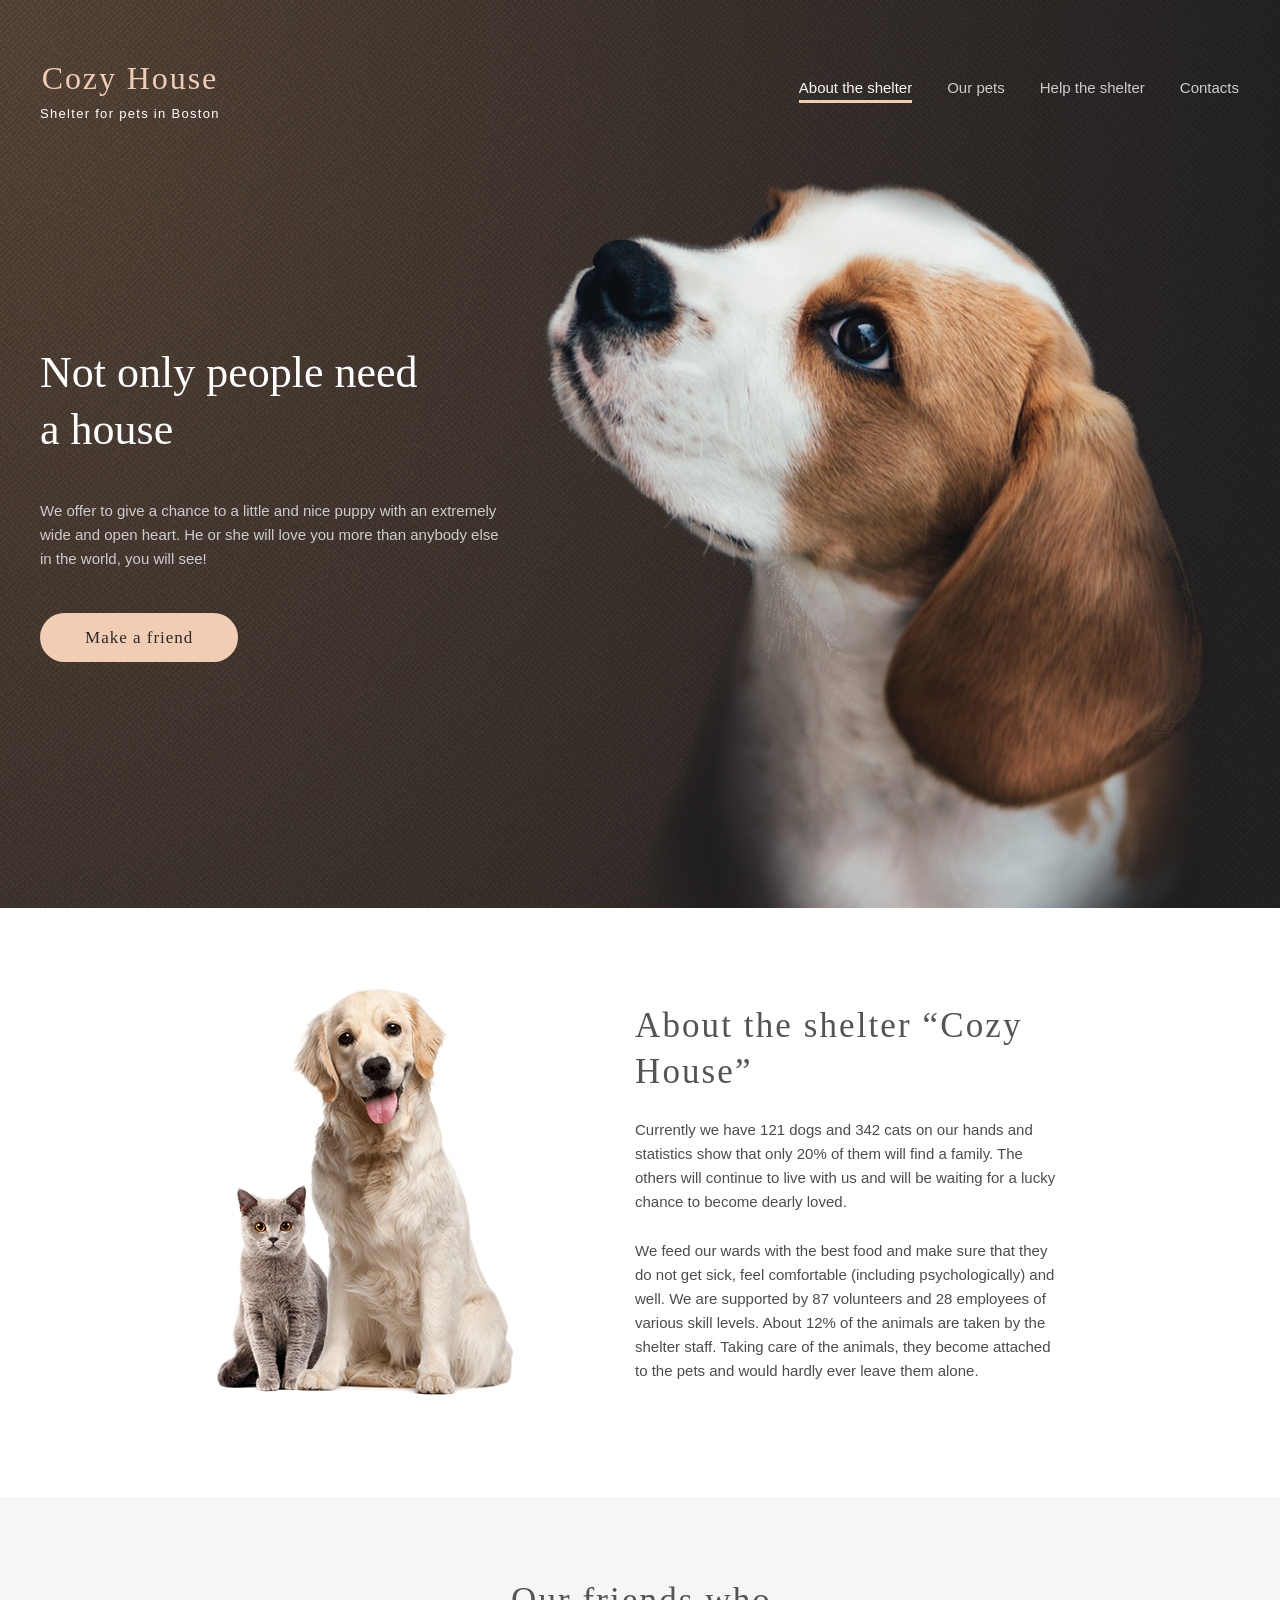
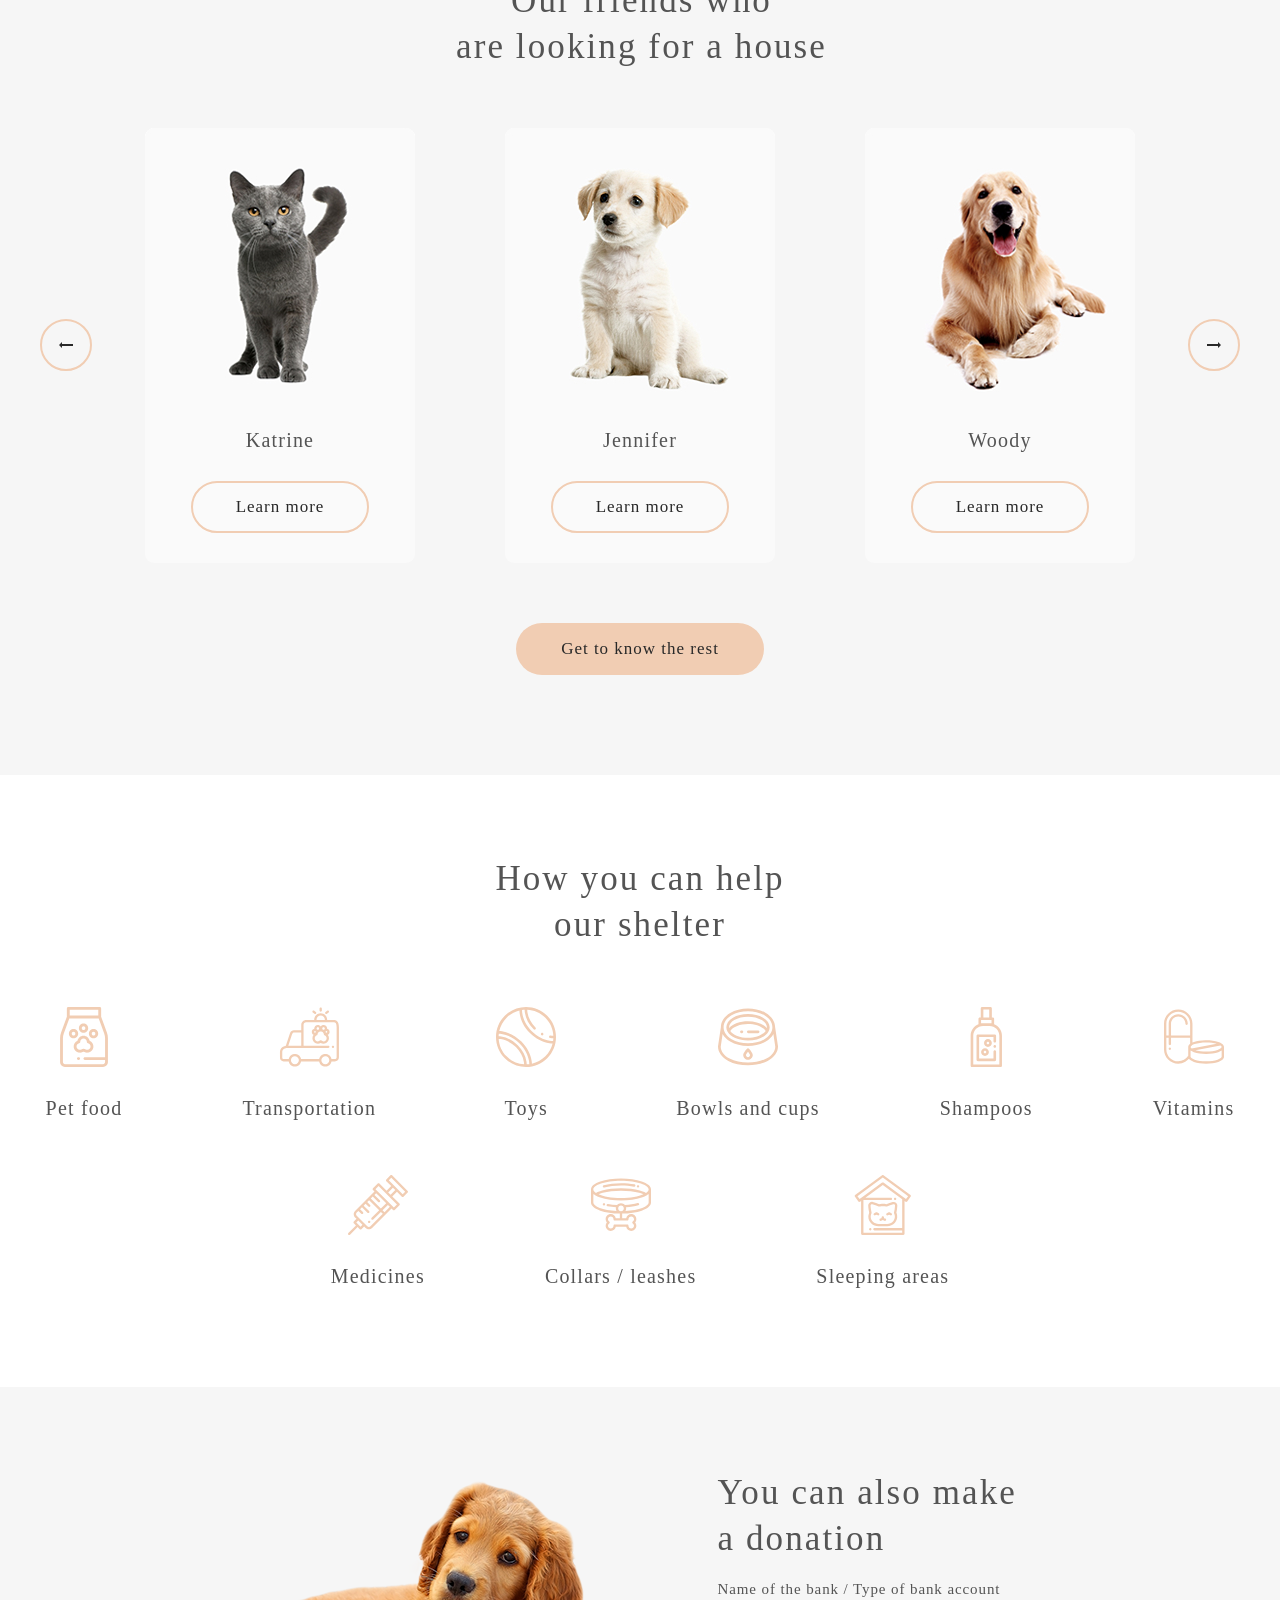
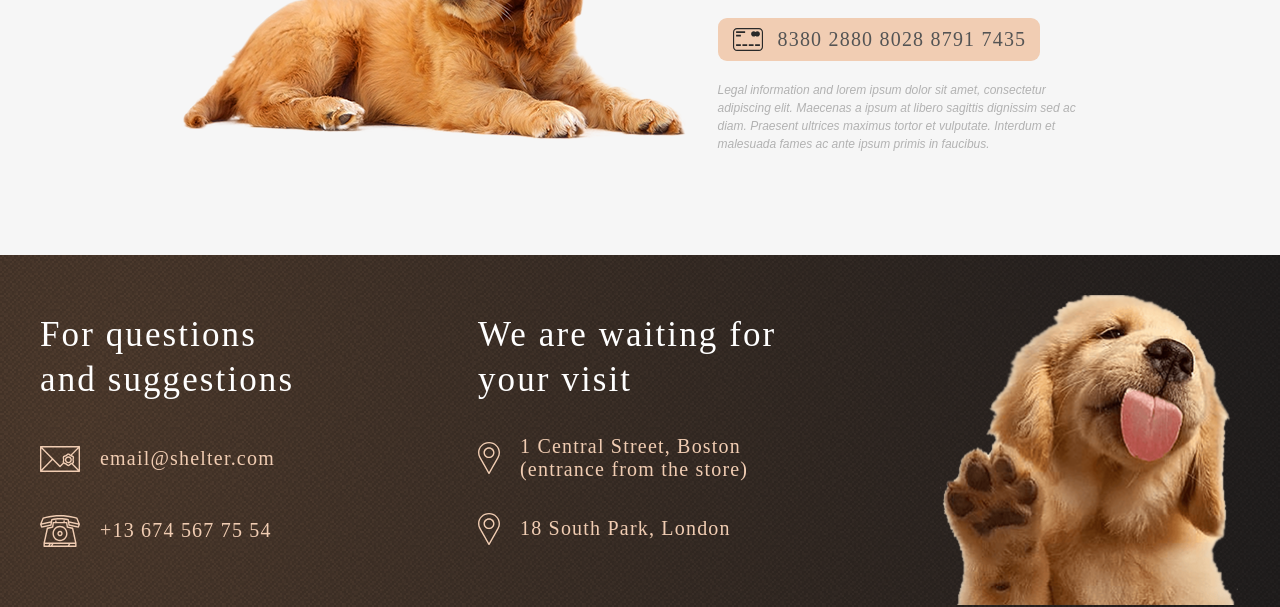
<file: pages/main/main.html>
<!DOCTYPE html>
<html lang="en">

<head>
  <meta charset="UTF-8" />
  <meta name="viewport" content="width=device-width, initial-scale=1.0" />
  <title>Shelter</title>
  <link rel="stylesheet" href="main.css" />
</head>

<body>
  <header class="header">
    <div class="wrapper">
      <div class="shadow"></div>
      <nav class="header__nav">
        <a href="#" class="header__logo">
          <h1 class="header__logo-title">Cozy House</h1>
          <span class="header__logo-subtitle">Shelter for pets in Boston</span>
        </a>
        <div class="burger">
          <img src="../../assets/img/Burger.svg" alt="burger menu">
        </div>
        <ul class="header__nav-list">
          <li class="header__nav-item link-active">
            <a href ="#" class="header__nav-item__link active-link ">About the shelter</a>
          </li>
          <li class="header__nav-item">
            <a href ="../pets/pets.html" class="header__nav-item__link">Our pets</a>
          </li>
          <li class="header__nav-item">
            <a href="javascript:void(0);" class="header__nav-item__link">Help the shelter</a>
          </li>
          <li class="header__nav-item">
            <a href="javascript:void(0);" class="header__nav-item__link">Contacts</a>
          </li>
        </ul>
      </nav>
    </div>
  </header>
  <main>
    <section class="start-screen">
      <div class="wrapper flex-center">
        <div class="start-screen__content">
          <h2 class="start-screen__content-title">
            Not only people need a house
          </h2>
          <p class="start-screen__content-text">
            We offer to give a chance to a little and nice puppy with an
            extremely wide and open heart. He or she will love you more than
            anybody else in the world, you will see!
          </p>
          <a href ="../pets/pets.html" class="start-screen__content-button button">
            Make a friend
          </a>
        </div>
        <div class="start-screen__img">
          <img src="../../assets/img/start-screen-puppy.png" alt="puppy" />
        </div>
      </div>
    </section>
    <section class="about">
      <div class="wrapper flex-center">
        <picture class="about__img">
          <img src="../../assets/img/about-pets.jpg" alt="cat and dog">
        </picture>
        <div class="about__content">
          <h3 class="about__content-title">About the shelter “Cozy House”</h3>
          <p class="about__content-text">
            Currently we have 121 dogs and 342 cats on our hands and statistics
            show that only 20% of them will find a family. The others will
            continue to live with us and will be waiting for a lucky chance to
            become dearly loved.
          </p>
          <p class="about__content-text">
            We feed our wards with the best food and make sure that they do not
            get sick, feel comfortable (including psychologically) and well. We
            are supported by 87 volunteers and 28 employees of various skill
            levels. About 12% of the animals are taken by the shelter staff.
            Taking care of the animals, they become attached to the pets and
            would hardly ever leave them alone.
          </p>
        </div>
      </div>
    </section>
    <section class="pets">
      <div class="wrapper flex-center">
        <h3 class="pets__title">Our friends who</br> are looking for a house</h3>
        <div class="swiper-container">
          <div class="swiper-wrapper pets__catalog">
            
            <a class="swiper-slide pets__catalog-card">
              <picture class="card-head">
                <img src="../../assets/img/pets-katrine.jpg" alt="cat katrine" />
              </picture>
              <h4 class="card-name">Katrine</h4>
              <button class="card-button button">Learn more</button>
            </a>
            <a class="swiper-slide pets__catalog-card">
              <picture class="card-head">
                <img src="../../assets/img/pets-jennifer.jpg" alt="dog jennifer" />
              </picture>
              <h4 class="card-name">Jennifer</h4>
              <button class="card-button button">Learn more</button>
            </a>
            <a class="swiper-slide pets__catalog-card">
              <picture class="card-head">
                <img src="../../assets/img/pets-woody.jpg" alt="dog woody" />
              </picture>
              <h4 class="card-name">Woody</h4>
              <button class="card-button button">Learn more</button>
            </a>            
            <a class="swiper-slide pets__catalog-card">
              <picture class="card-head">
                <img src="../../assets/img/pets-timmy.jpg" alt="cat Timmy" />
              </picture>
              <h4 class="card-name">Timmy</h4>
              <button class="card-button button">Learn more</button>
            </a>           
            <a class="swiper-slide pets__catalog-card">
              <picture class="card-head">
                <img src="../../assets/img/pets-charly.jpg" alt="dog Charly" />
              </picture>
              <h4 class="card-name">Charly</h4>
              <button class="card-button button">Learn more</button>
            </a>        
            <a class="swiper-slide pets__catalog-card">
              <picture class="card-head">
                <img src="../../assets/img/pets-scarlet.jpg" alt="dog Scarlett" />
              </picture>
              <h4 class="card-name">Scarlett</h4>
              <button class="card-button button">Learn more</button>
            </a>           
            <a class="swiper-slide pets__catalog-card">
              <picture class="card-head">
                <img src="../../assets/img/pets-sophia.jpg" alt="dog Sophia" />
              </picture>
              <h4 class="card-name">Sophia</h4>
              <button class="card-button button">Learn more</button>
            </a>            
            <a class="swiper-slide pets__catalog-card">
              <picture class="card-head">
                <img src="../../assets/img/pets-freddie.jpg" alt="cat freddie" />
              </picture>
              <h4 class="card-name">Freddie</h4>
              <button class="card-button button">Learn more</button>
            </a>          
          </div>         
        </div>
        <picture class="swiper-button-prev pets__catalog-nav-left"><img src="../../assets/img/Arrow.svg" alt="nav-left"></picture>
        <picture class="swiper-button-next pets__catalog-nav-right"><img src="../../assets/img/Arrow.svg" alt="nav-right"></picture>
        <a href = "../pets/pets.html" class="pets__button button">Get to know the rest</a>
      </div>
    </section>
    <section class="help">
      <div class="wrapper flex-center">
        <h3 class="help__title">How you can help
          our shelter</h3>
        <ul class="help__list">
          <li class="help__list-item">
            <img src="../../assets/img/PetFood.svg" alt="pet food">
            <h4>Pet food</h4>
          </li>
          <li class="help__list-item">
            <img src="../../assets/img/transportation.svg" alt="transportation">
            <h4>Transportation</h4>
          </li>
          <li class="help__list-item">
            <img src="../../assets/img/toys.svg" alt="toys">
            <h4>Toys</h4>
          </li>
          <li class="help__list-item">
            <img src="../../assets/img/bowls-and-cups.svg" alt="bowl and cup">
            <h4>Bowls and cups</h4>
          </li>
          <li class="help__list-item">
            <img src="../../assets/img/shampoos.svg" alt="Shampoos">
            <h4>Shampoos</h4>
          </li>
          <li class="help__list-item">
            <img src="../../assets/img/vitamins.svg" alt="Vitamins">
            <h4>Vitamins</h4>
          </li>
          <li class="help__list-item">
            <img src="../../assets/img/medicines.svg" alt="medicines">
            <h4>Medicines</h4>
          </li>
          <li class="help__list-item">
            <img src="../../assets/img/collars-or-leashes.svg" alt="collars-or-leashes">
            <h4>Collars / leashes</h4>
          </li>
          <li class="help__list-item">
            <img src="../../assets/img/sleeping-area.svg" alt="sleeping-area">
            <h4>Sleeping areas</h4>
          </li>
        </ul>
      </div>
    </section>
    <section class="donation">
      <div class="wrapper flex-center">
        <picture class="donation__img"><img src="../../assets/img/donation-dog.png" alt="dog"></picture>
        <div class="donation__form">
          <h3 class="donation__form-title">You can also make a donation</h3>
          <h5 class="donation__form-subtitle">Name of the bank / Type of bank account</h5>
          <a class="donation__form-link" href="#"><img src="../../assets/img/credit-card.svg" alt="creditCard">
            <h4>8380 2880 8028 8791 7435</h4>
          </a>
          <p class="donation__form-info">Legal information and lorem ipsum dolor sit amet, consectetur adipiscing elit.
            Maecenas a ipsum at libero sagittis dignissim sed ac diam. Praesent ultrices maximus tortor et vulputate.
            Interdum et malesuada fames ac ante ipsum primis in faucibus.</p>
        </div>
      </div>
    </section>
  </main>
  <footer class="footer">
    <div class="wrapper">
      <div class="footer__contacts">
        <h3 class="footer__contacts-title">For questions and suggestions</h3>
        <a class="footer__contacts-mail" href="mailto:email@shelter.com">
          <h4><img src="../../assets/img/icon-email.svg" alt="email">email@shelter.com</h4>
        </a>
        <a class="footer__contacts-phone" href="tel:+13 674 567 75 54">
          <h4><img src="../../assets/img/icon-phone.svg" alt="icon-phone">+13 674 567 75 54
          </h4>
        </a>
      </div>
      <div class="footer__location">
        <h3 class="footer__location-title">We are waiting for your visit</h3>
        <a href="https://goo.gl/maps/HBSuHesotCJ2DB9Q8" target="_blank" rel="noopener noreferrer"
          class="footer__location-boston">
          <h4><img src="../../assets/img/icon-marker.svg" alt="marker">1 Central Street,
            Boston (entrance from the store)</h4>
        </a>
        <a href="https://goo.gl/maps/jffz6jQBsxopepm39" target="_blank" rel="noopener noreferrer"
          class="footer__location-london">
          <h4><img src="../../assets/img/icon-marker.svg" alt="marker">18 South Park,
            London </h4>
        </a>
      </div>
      <picture class="footer__img"><img src="../../assets/img/footer-puppy.png" alt="Puppy" class="footer__img">
      </picture>
    </div>
  </footer>
  <div class="popup">
    <div class="popup__wrapper">
      <div class="popup__close-button">
        <img src="../../assets/img/cross.svg" alt="cross">
      </div>
      <div class="popup__window">
      </div>
    </div>
  </div>
  <script src="./js/swiper-bundle.min.js"></script>
  <script src="./js/script.js"></script>
</body>

</html>
</file>
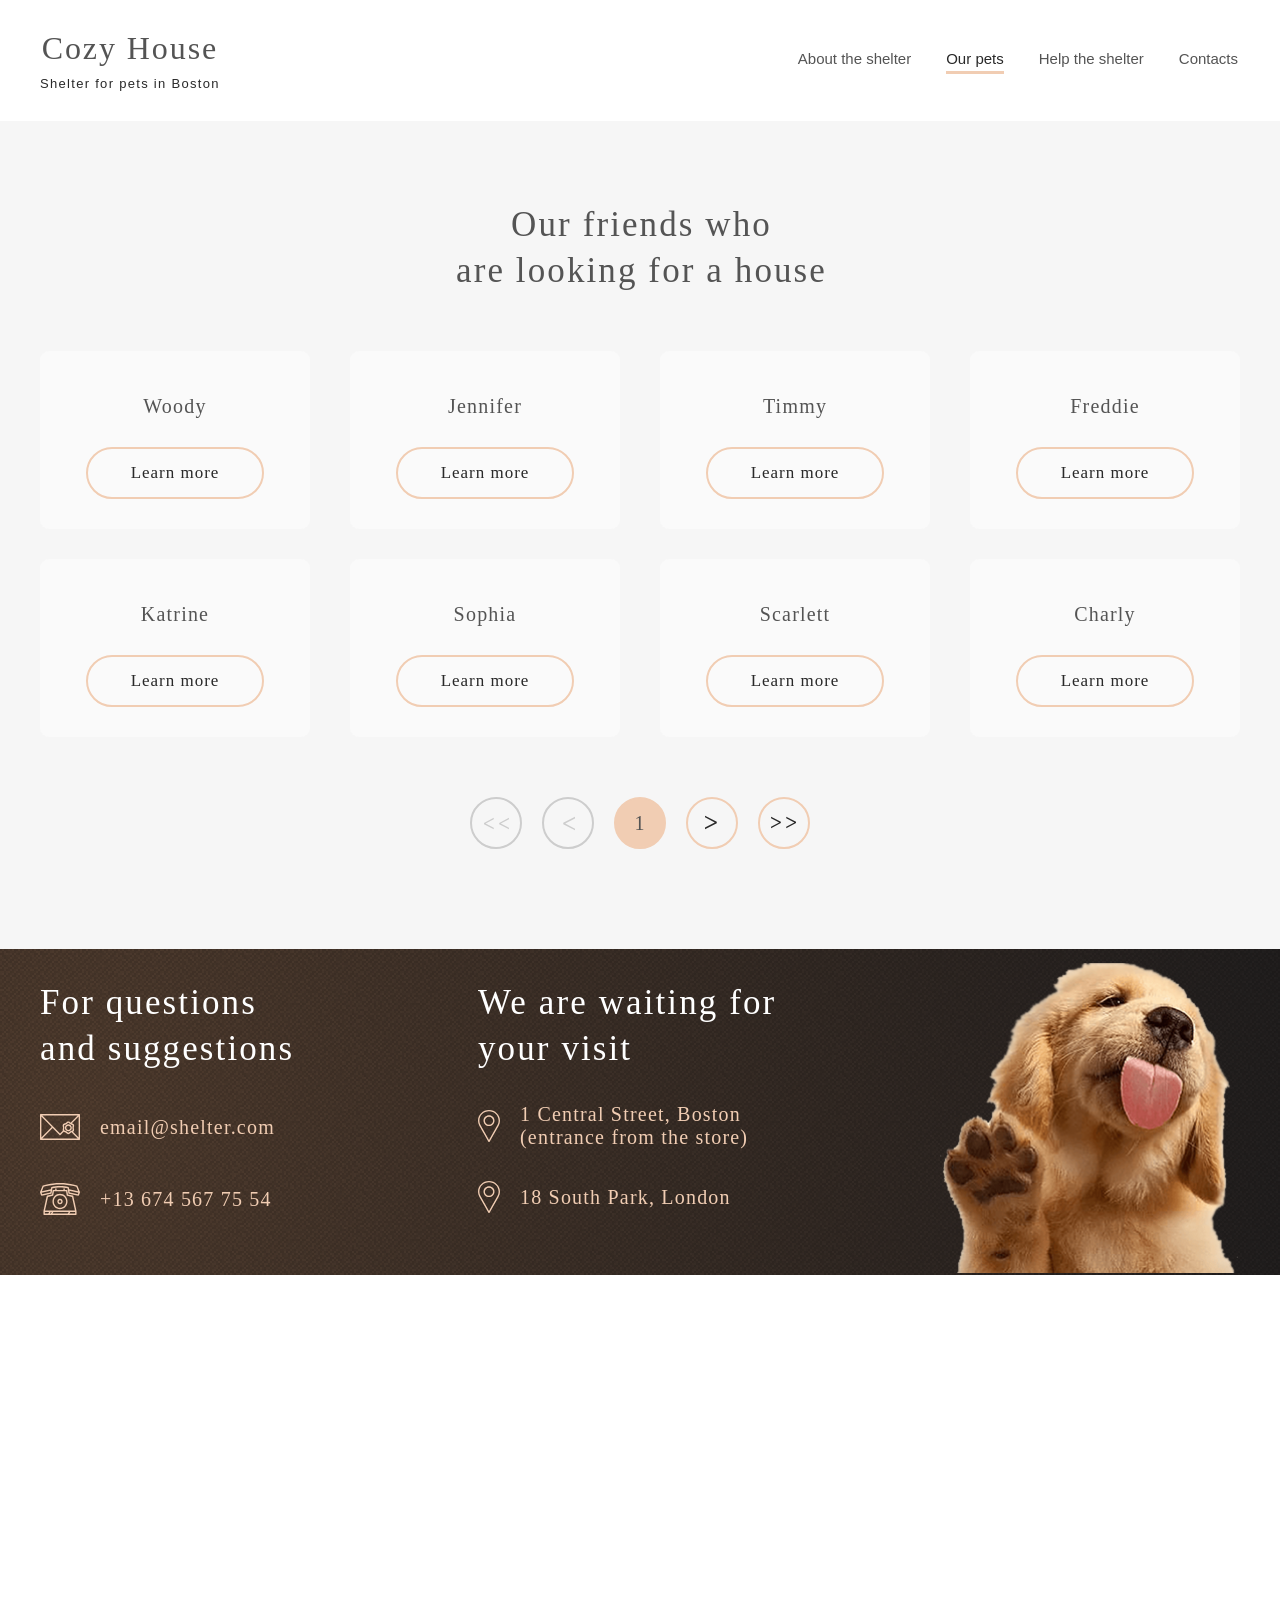
<file: pages/pets/pets.html>
<!DOCTYPE html>
<html lang="en">

<head>
  <meta charset="UTF-8">
  <meta name="viewport" content="width=device-width, initial-scale=1.0">
  <title>Pets</title>
  <link rel="stylesheet" href="../main/main.css">
  <link rel="stylesheet" href="pets.css">
</head>

<body>
  <header class="header">
    <div class="wrapper">
      <div class="shadow"></div>
      <nav class="header__nav">
        <a href="../main/main.html" class="header__logo">
          <h1 class="header__logo-title">Cozy House</h1>
          <span class="header__logo-subtitle">Shelter for pets in Boston</span>
        </a>
        <div class="burger">
          <img src="../../assets/img/Burger.svg" alt="burger menu">
        </div>
        <ul class="header__nav-list">
          <li class="header__nav-item ">
            <a href="../main/main.html" class="header__nav-item__link  ">About the shelter</a>
          </li>
          <li class="header__nav-item link-active">
            <a href="../pets/pets.html" class="header__nav-item__link active-link">Our pets</a>
          </li>
          <li class="header__nav-item">
            <a href="javascript:void(0);" class="header__nav-item__link">Help the shelter</a>
          </li>
          <li class="header__nav-item">
            <a href="javascript:void(0);" class="header__nav-item__link">Contacts</a>
          </li>
        </ul>
      </nav>
    </div>
  </header>
  <main>
    <section class="pets">
      <div class="wrapper flex-center">
        <h3 class="pets__title">Our friends who</br> are looking for a house</h3>
        <div class="pets__catalog">
        </div>
        <div class="pets__nav">
          <button class="pets__nav-paginator pets__nav-paginator--first nav-disabled" disabled="disabled"><svg width="27" height="23"
              viewBox="0 0 25 11" fill="none" xmlns="http://www.w3.org/2000/svg">
              <path
                d="M9.94687 10.7852L0.913671 6.08789V4.98438L9.94687 0.287109V1.625L2.43711 5.53125L9.94687 9.44727V10.7852ZM24.018 10.7852L14.9848 6.08789V4.98438L24.018 0.287109V1.625L16.5082 5.53125L24.018 9.44727V10.7852Z"
                 />
            </svg></button>
          <button class="pets__nav-paginator pets__nav-paginator--prev nav-disabled" disabled="disabled"><svg width="13" height="23"
              viewBox="0 0 10 11" fill="none" xmlns="http://www.w3.org/2000/svg">
              <path
                d="M9.98242 10.7852L0.949219 6.08789V4.98438L9.98242 0.287109V1.625L2.47266 5.53125L9.98242 9.44727V10.7852Z"
                 />
            </svg></button>
          <div class="pets__nav-paginator nav-page">
            <h4 class="pets__nav-paginator--current">1</h4>
          </div>
          <button class="pets__nav-paginator pets__nav-paginator--next"><svg width="13" height="23" viewBox="0 0 10 11" fill="none"
              xmlns="http://www.w3.org/2000/svg">
              <path
                d="M9.98242 10.7852L0.949219 6.08789V4.98438L9.98242 0.287109V1.625L2.47266 5.53125L9.98242 9.44727V10.7852Z"
                 />
            </svg></button>
          <button class="pets__nav-paginator pets__nav-paginator--last"><svg width="27" height="23" viewBox="0 0 25 11" fill="none"
              xmlns="http://www.w3.org/2000/svg">
              <path
                d="M9.94687 10.7852L0.913671 6.08789V4.98438L9.94687 0.287109V1.625L2.43711 5.53125L9.94687 9.44727V10.7852ZM24.018 10.7852L14.9848 6.08789V4.98438L24.018 0.287109V1.625L16.5082 5.53125L24.018 9.44727V10.7852Z"
                 />
            </svg> </button>
        </div>
        <!-- div pets__nav -->
      </div>
    </section>
  </main>
  <footer class="footer">
    <div class="wrapper">
      <div class="footer__contacts">
        <h3 class="footer__contacts-title">For questions and suggestions</h3>
        <a class="footer__contacts-mail" href="mailto:email@shelter.com">
          <h4><img src="../../assets/img/icon-email.svg" alt="email">email@shelter.com</h4>
        </a>
        <a class="footer__contacts-phone" href="tel:+13 674 567 75 54">
          <h4><img src="../../assets/img/icon-phone.svg" alt="icon-phone">+13 674 567 75 54
          </h4>
        </a>
      </div>
      <div class="footer__location">
        <h3 class="footer__location-title">We are waiting for your visit</h3>
        <a href="https://goo.gl/maps/HBSuHesotCJ2DB9Q8" target="_blank" rel="noopener noreferrer"
          class="footer__location-boston">
          <h4><img src="../../assets/img/icon-marker.svg" alt="marker">1 Central Street,
            Boston (entrance from the store)</h4>
        </a>
        <a href="https://goo.gl/maps/jffz6jQBsxopepm39" target="_blank" rel="noopener noreferrer"
          class="footer__location-london">
          <h4><img src="../../assets/img/icon-marker.svg" alt="marker">18 South Park,
            London </h4>
        </a>
      </div>
      <picture class="footer__img"><img src="../../assets/img/footer-puppy.png" alt="Puppy" class="footer__img">
      </picture>
    </div>
  </footer>
  <div class="popup">
    <div class="popup__wrapper">
      <div class="popup__close-button">
        <img src="../../assets/img/cross.svg" alt="cross">
      </div>
      <div class="popup__window">
       
      </div>
    </div>
  </div>
  <script src="../main/js/swiper-bundle.min.js"></script>
  <script src="../main/js/script.js"></script>
  <script src="../pets/js/pets.js"></script>
  
</body>

</html>
</file>
<file: pages/main/main.css>
@keyframes left {
  from {
    left: 0;
  }
  to {
    left: -36rem;
  }
}
@keyframes right {
  from {
    left: -36rem;
  }
  to {
    left: 0;
  }
}
@keyframes width {
  from {
    width: 0;
  }
  to {
    width: 320px;
  }
}
html,
body,
div,
span,
applet,
object,
iframe,
h1,
h2,
h3,
h4,
h5,
h6,
p,
blockquote,
pre,
a,
abbr,
acronym,
address,
big,
cite,
code,
del,
dfn,
em,
img,
ins,
kbd,
q,
s,
samp,
small,
strike,
strong,
sub,
sup,
tt,
var,
b,
u,
i,
center,
dl,
dt,
dd,
ol,
ul,
li,
fieldset,
form,
label,
legend,
table,
caption,
tbody,
tfoot,
thead,
tr,
th,
td,
article,
aside,
canvas,
details,
embed,
figure,
figcaption,
footer,
header,
hgroup,
menu,
nav,
output,
ruby,
section,
summary,
time,
mark,
audio,
video {
  margin: 0;
  padding: 0;
  border: 0;
  font-size: 100%;
  font: inherit;
  vertical-align: baseline;
}

/* HTML5 display-role reset for older browsers */
article,
aside,
details,
figcaption,
figure,
footer,
header,
hgroup,
menu,
nav,
section {
  display: block;
}

body {
  line-height: 1;
}

ol,
ul {
  list-style: none;
}

blockquote,
q {
  quotes: none;
}

blockquote:before, blockquote:after {
  content: "";
  content: none;
}

q:before, q:after {
  content: "";
  content: none;
}

table {
  border-collapse: collapse;
  border-spacing: 0;
}

a {
  text-decoration: none;
}

/**
 * Swiper 6.3.4
 * Most modern mobile touch slider and framework with hardware accelerated transitions
 * https://swiperjs.com
 *
 * Copyright 2014-2020 Vladimir Kharlampidi
 *
 * Released under the MIT License
 *
 * Released on: October 20, 2020
 */
@font-face {
  font-family: swiper-icons;
  src: url("data:application/font-woff;charset=utf-8;base64, [base64]//wADZ2x5ZgAAAywAAADMAAAD2MHtryVoZWFkAAABbAAAADAAAAA2E2+eoWhoZWEAAAGcAAAAHwAAACQC9gDzaG10eAAAAigAAAAZAAAArgJkABFsb2NhAAAC0AAAAFoAAABaFQAUGG1heHAAAAG8AAAAHwAAACAAcABAbmFtZQAAA/gAAAE5AAACXvFdBwlwb3N0AAAFNAAAAGIAAACE5s74hXjaY2BkYGAAYpf5Hu/j+W2+MnAzMYDAzaX6QjD6/4//Bxj5GA8AuRwMYGkAPywL13jaY2BkYGA88P8Agx4j+/8fQDYfA1AEBWgDAIB2BOoAeNpjYGRgYNBh4GdgYgABEMnIABJzYNADCQAACWgAsQB42mNgYfzCOIGBlYGB0YcxjYGBwR1Kf2WQZGhhYGBiYGVmgAFGBiQQkOaawtDAoMBQxXjg/wEGPcYDDA4wNUA2CCgwsAAAO4EL6gAAeNpj2M0gyAACqxgGNWBkZ2D4/wMA+xkDdgAAAHjaY2BgYGaAYBkGRgYQiAHyGMF8FgYHIM3DwMHABGQrMOgyWDLEM1T9/w8UBfEMgLzE////P/5//f/V/xv+r4eaAAeMbAxwIUYmIMHEgKYAYjUcsDAwsLKxc3BycfPw8jEQA/[base64]/uznmfPFBNODM2K7MTQ45YEAZqGP81AmGGcF3iPqOop0r1SPTaTbVkfUe4HXj97wYE+yNwWYxwWu4v1ugWHgo3S1XdZEVqWM7ET0cfnLGxWfkgR42o2PvWrDMBSFj/IHLaF0zKjRgdiVMwScNRAoWUoH78Y2icB/yIY09An6AH2Bdu/UB+yxopYshQiEvnvu0dURgDt8QeC8PDw7Fpji3fEA4z/PEJ6YOB5hKh4dj3EvXhxPqH/SKUY3rJ7srZ4FZnh1PMAtPhwP6fl2PMJMPDgeQ4rY8YT6Gzao0eAEA409DuggmTnFnOcSCiEiLMgxCiTI6Cq5DZUd3Qmp10vO0LaLTd2cjN4fOumlc7lUYbSQcZFkutRG7g6JKZKy0RmdLY680CDnEJ+UMkpFFe1RN7nxdVpXrC4aTtnaurOnYercZg2YVmLN/d/gczfEimrE/fs/bOuq29Zmn8tloORaXgZgGa78yO9/cnXm2BpaGvq25Dv9S4E9+5SIc9PqupJKhYFSSl47+Qcr1mYNAAAAeNptw0cKwkAAAMDZJA8Q7OUJvkLsPfZ6zFVERPy8qHh2YER+3i/BP83vIBLLySsoKimrqKqpa2hp6+jq6RsYGhmbmJqZSy0sraxtbO3sHRydnEMU4uR6yx7JJXveP7WrDycAAAAAAAH//wACeNpjYGRgYOABYhkgZgJCZgZNBkYGLQZtIJsFLMYAAAw3ALgAeNolizEKgDAQBCchRbC2sFER0YD6qVQiBCv/H9ezGI6Z5XBAw8CBK/m5iQQVauVbXLnOrMZv2oLdKFa8Pjuru2hJzGabmOSLzNMzvutpB3N42mNgZGBg4GKQYzBhYMxJLMlj4GBgAYow/P/PAJJhLM6sSoWKfWCAAwDAjgbRAAB42mNgYGBkAIIbCZo5IPrmUn0hGA0AO8EFTQAA") format("woff");
  font-weight: 400;
  font-style: normal;
}
:root {
  --swiper-theme-color: #007aff;
}

.swiper-container {
  margin-left: auto;
  margin-right: auto;
  position: relative;
  overflow: hidden;
  list-style: none;
  padding: 0;
  z-index: 1;
}

.swiper-container-vertical > .swiper-wrapper {
  flex-direction: column;
}

.swiper-wrapper {
  position: relative;
  width: 100%;
  height: 100%;
  z-index: 1;
  display: flex;
  transition-property: transform;
  box-sizing: content-box;
}

.swiper-container-android .swiper-slide,
.swiper-wrapper {
  transform: translate3d(0px, 0, 0);
}

.swiper-container-multirow > .swiper-wrapper {
  flex-wrap: wrap;
}

.swiper-container-multirow-column > .swiper-wrapper {
  flex-wrap: wrap;
  flex-direction: column;
}

.swiper-container-free-mode > .swiper-wrapper {
  transition-timing-function: ease-out;
  margin: 0 auto;
}

.swiper-slide {
  flex-shrink: 0;
  width: 100%;
  height: 100%;
  position: relative;
  transition-property: transform;
}

.swiper-slide-invisible-blank {
  visibility: hidden;
}

.swiper-container-autoheight,
.swiper-container-autoheight .swiper-slide {
  height: auto;
}

.swiper-container-autoheight .swiper-wrapper {
  align-items: flex-start;
  transition-property: transform, height;
}

.swiper-container-3d {
  perspective: 1200px;
}

.swiper-container-3d .swiper-cube-shadow,
.swiper-container-3d .swiper-slide,
.swiper-container-3d .swiper-slide-shadow-bottom,
.swiper-container-3d .swiper-slide-shadow-left,
.swiper-container-3d .swiper-slide-shadow-right,
.swiper-container-3d .swiper-slide-shadow-top,
.swiper-container-3d .swiper-wrapper {
  transform-style: preserve-3d;
}

.swiper-container-3d .swiper-slide-shadow-bottom,
.swiper-container-3d .swiper-slide-shadow-left,
.swiper-container-3d .swiper-slide-shadow-right,
.swiper-container-3d .swiper-slide-shadow-top {
  position: absolute;
  left: 0;
  top: 0;
  width: 100%;
  height: 100%;
  pointer-events: none;
  z-index: 10;
}

.swiper-container-3d .swiper-slide-shadow-left {
  background-image: linear-gradient(to left, rgba(0, 0, 0, 0.5), rgba(0, 0, 0, 0));
}

.swiper-container-3d .swiper-slide-shadow-right {
  background-image: linear-gradient(to right, rgba(0, 0, 0, 0.5), rgba(0, 0, 0, 0));
}

.swiper-container-3d .swiper-slide-shadow-top {
  background-image: linear-gradient(to top, rgba(0, 0, 0, 0.5), rgba(0, 0, 0, 0));
}

.swiper-container-3d .swiper-slide-shadow-bottom {
  background-image: linear-gradient(to bottom, rgba(0, 0, 0, 0.5), rgba(0, 0, 0, 0));
}

.swiper-container-css-mode > .swiper-wrapper {
  overflow: auto;
  scrollbar-width: none;
  -ms-overflow-style: none;
}

.swiper-container-css-mode > .swiper-wrapper::-webkit-scrollbar {
  display: none;
}

.swiper-container-css-mode > .swiper-wrapper > .swiper-slide {
  scroll-snap-align: start start;
}

.swiper-container-horizontal.swiper-container-css-mode > .swiper-wrapper {
  scroll-snap-type: x mandatory;
}

.swiper-container-vertical.swiper-container-css-mode > .swiper-wrapper {
  scroll-snap-type: y mandatory;
}

:root {
  --swiper-navigation-size: 44px;
}

.swiper-button-next,
.swiper-button-prev {
  position: absolute;
  top: 50%;
  width: calc(var(--swiper-navigation-size) / 44 * 27);
  height: var(--swiper-navigation-size);
  margin-top: calc(-1 * var(--swiper-navigation-size) / 2);
  z-index: 10;
  cursor: pointer;
  display: flex;
  align-items: center;
  justify-content: center;
  color: var(--swiper-navigation-color, var(--swiper-theme-color));
}

.swiper-button-next.swiper-button-disabled,
.swiper-button-prev.swiper-button-disabled {
  opacity: 0.35;
  cursor: auto;
  pointer-events: none;
}

.swiper-button-next:after,
.swiper-button-prev:after {
  font-family: swiper-icons;
  font-size: var(--swiper-navigation-size);
  text-transform: none !important;
  letter-spacing: 0;
  text-transform: none;
  font-variant: initial;
  line-height: 1;
}

.swiper-button-prev,
.swiper-container-rtl .swiper-button-next {
  left: 10px;
  right: auto;
}

.swiper-button-prev:after,
.swiper-container-rtl .swiper-button-next:after {
  content: "prev";
}

.swiper-button-next,
.swiper-container-rtl .swiper-button-prev {
  right: 10px;
  left: auto;
}

.swiper-button-next:after,
.swiper-container-rtl .swiper-button-prev:after {
  content: "next";
}

.swiper-button-next.swiper-button-white,
.swiper-button-prev.swiper-button-white {
  --swiper-navigation-color: #ffffff;
}

.swiper-button-next.swiper-button-black,
.swiper-button-prev.swiper-button-black {
  --swiper-navigation-color: #000000;
}

.swiper-button-lock {
  display: none;
}

.swiper-pagination {
  position: absolute;
  text-align: center;
  transition: 0.3s opacity;
  transform: translate3d(0, 0, 0);
  z-index: 10;
}

.swiper-pagination.swiper-pagination-hidden {
  opacity: 0;
}

.swiper-container-horizontal > .swiper-pagination-bullets,
.swiper-pagination-custom,
.swiper-pagination-fraction {
  bottom: 10px;
  left: 0;
  width: 100%;
}

.swiper-pagination-bullets-dynamic {
  overflow: hidden;
  font-size: 0;
}

.swiper-pagination-bullets-dynamic .swiper-pagination-bullet {
  transform: scale(0.33);
  position: relative;
}

.swiper-pagination-bullets-dynamic .swiper-pagination-bullet-active {
  transform: scale(1);
}

.swiper-pagination-bullets-dynamic .swiper-pagination-bullet-active-main {
  transform: scale(1);
}

.swiper-pagination-bullets-dynamic .swiper-pagination-bullet-active-prev {
  transform: scale(0.66);
}

.swiper-pagination-bullets-dynamic .swiper-pagination-bullet-active-prev-prev {
  transform: scale(0.33);
}

.swiper-pagination-bullets-dynamic .swiper-pagination-bullet-active-next {
  transform: scale(0.66);
}

.swiper-pagination-bullets-dynamic .swiper-pagination-bullet-active-next-next {
  transform: scale(0.33);
}

.swiper-pagination-bullet {
  width: 8px;
  height: 8px;
  display: inline-block;
  border-radius: 100%;
  background: #000;
  opacity: 0.2;
}

button.swiper-pagination-bullet {
  border: none;
  margin: 0;
  padding: 0;
  box-shadow: none;
  -webkit-appearance: none;
  -moz-appearance: none;
  appearance: none;
}

.swiper-pagination-clickable .swiper-pagination-bullet {
  cursor: pointer;
}

.swiper-pagination-bullet-active {
  opacity: 1;
  background: var(--swiper-pagination-color, var(--swiper-theme-color));
}

.swiper-container-vertical > .swiper-pagination-bullets {
  right: 10px;
  top: 50%;
  transform: translate3d(0px, -50%, 0);
}

.swiper-container-vertical > .swiper-pagination-bullets .swiper-pagination-bullet {
  margin: 6px 0;
  display: block;
}

.swiper-container-vertical > .swiper-pagination-bullets.swiper-pagination-bullets-dynamic {
  top: 50%;
  transform: translateY(-50%);
  width: 8px;
}

.swiper-container-vertical > .swiper-pagination-bullets.swiper-pagination-bullets-dynamic .swiper-pagination-bullet {
  display: inline-block;
  transition: 0.2s transform, 0.2s top;
}

.swiper-container-horizontal > .swiper-pagination-bullets .swiper-pagination-bullet {
  margin: 0 4px;
}

.swiper-container-horizontal > .swiper-pagination-bullets.swiper-pagination-bullets-dynamic {
  left: 50%;
  transform: translateX(-50%);
  white-space: nowrap;
}

.swiper-container-horizontal > .swiper-pagination-bullets.swiper-pagination-bullets-dynamic .swiper-pagination-bullet {
  transition: 0.2s transform, 0.2s left;
}

.swiper-container-horizontal.swiper-container-rtl > .swiper-pagination-bullets-dynamic .swiper-pagination-bullet {
  transition: 0.2s transform, 0.2s right;
}

.swiper-pagination-progressbar {
  background: rgba(0, 0, 0, 0.25);
  position: absolute;
}

.swiper-pagination-progressbar .swiper-pagination-progressbar-fill {
  background: var(--swiper-pagination-color, var(--swiper-theme-color));
  position: absolute;
  left: 0;
  top: 0;
  width: 100%;
  height: 100%;
  transform: scale(0);
  transform-origin: left top;
}

.swiper-container-rtl .swiper-pagination-progressbar .swiper-pagination-progressbar-fill {
  transform-origin: right top;
}

.swiper-container-horizontal > .swiper-pagination-progressbar,
.swiper-container-vertical > .swiper-pagination-progressbar.swiper-pagination-progressbar-opposite {
  width: 100%;
  height: 4px;
  left: 0;
  top: 0;
}

.swiper-container-horizontal > .swiper-pagination-progressbar.swiper-pagination-progressbar-opposite,
.swiper-container-vertical > .swiper-pagination-progressbar {
  width: 4px;
  height: 100%;
  left: 0;
  top: 0;
}

.swiper-pagination-white {
  --swiper-pagination-color: #ffffff;
}

.swiper-pagination-black {
  --swiper-pagination-color: #000000;
}

.swiper-pagination-lock {
  display: none;
}

.swiper-scrollbar {
  border-radius: 10px;
  position: relative;
  -ms-touch-action: none;
  background: rgba(0, 0, 0, 0.1);
}

.swiper-container-horizontal > .swiper-scrollbar {
  position: absolute;
  left: 1%;
  bottom: 3px;
  z-index: 50;
  height: 5px;
  width: 98%;
}

.swiper-container-vertical > .swiper-scrollbar {
  position: absolute;
  right: 3px;
  top: 1%;
  z-index: 50;
  width: 5px;
  height: 98%;
}

.swiper-scrollbar-drag {
  height: 100%;
  width: 100%;
  position: relative;
  background: rgba(0, 0, 0, 0.5);
  border-radius: 10px;
  left: 0;
  top: 0;
}

.swiper-scrollbar-cursor-drag {
  cursor: move;
}

.swiper-scrollbar-lock {
  display: none;
}

.swiper-zoom-container {
  width: 100%;
  height: 100%;
  display: flex;
  justify-content: center;
  align-items: center;
  text-align: center;
}

.swiper-zoom-container > canvas,
.swiper-zoom-container > img,
.swiper-zoom-container > svg {
  max-width: 100%;
  max-height: 100%;
  object-fit: contain;
}

.swiper-slide-zoomed {
  cursor: move;
}

.swiper-lazy-preloader {
  width: 42px;
  height: 42px;
  position: absolute;
  left: 50%;
  top: 50%;
  margin-left: -21px;
  margin-top: -21px;
  z-index: 10;
  transform-origin: 50%;
  animation: swiper-preloader-spin 1s infinite linear;
  box-sizing: border-box;
  border: 4px solid var(--swiper-preloader-color, var(--swiper-theme-color));
  border-radius: 50%;
  border-top-color: transparent;
}

.swiper-lazy-preloader-white {
  --swiper-preloader-color: #fff;
}

.swiper-lazy-preloader-black {
  --swiper-preloader-color: #000;
}

@keyframes swiper-preloader-spin {
  100% {
    transform: rotate(360deg);
  }
}
.swiper-container .swiper-notification {
  position: absolute;
  left: 0;
  top: 0;
  pointer-events: none;
  opacity: 0;
  z-index: -1000;
}

.swiper-container-fade.swiper-container-free-mode .swiper-slide {
  transition-timing-function: ease-out;
}

.swiper-container-fade .swiper-slide {
  pointer-events: none;
  transition-property: opacity;
}

.swiper-container-fade .swiper-slide .swiper-slide {
  pointer-events: none;
}

.swiper-container-fade .swiper-slide-active,
.swiper-container-fade .swiper-slide-active .swiper-slide-active {
  pointer-events: auto;
}

.swiper-container-cube {
  overflow: visible;
}

.swiper-container-cube .swiper-slide {
  pointer-events: none;
  -webkit-backface-visibility: hidden;
  backface-visibility: hidden;
  z-index: 1;
  visibility: hidden;
  transform-origin: 0 0;
  width: 100%;
  height: 100%;
}

.swiper-container-cube .swiper-slide .swiper-slide {
  pointer-events: none;
}

.swiper-container-cube.swiper-container-rtl .swiper-slide {
  transform-origin: 100% 0;
}

.swiper-container-cube .swiper-slide-active,
.swiper-container-cube .swiper-slide-active .swiper-slide-active {
  pointer-events: auto;
}

.swiper-container-cube .swiper-slide-active,
.swiper-container-cube .swiper-slide-next,
.swiper-container-cube .swiper-slide-next + .swiper-slide,
.swiper-container-cube .swiper-slide-prev {
  pointer-events: auto;
  visibility: visible;
}

.swiper-container-cube .swiper-slide-shadow-bottom,
.swiper-container-cube .swiper-slide-shadow-left,
.swiper-container-cube .swiper-slide-shadow-right,
.swiper-container-cube .swiper-slide-shadow-top {
  z-index: 0;
  -webkit-backface-visibility: hidden;
  backface-visibility: hidden;
}

.swiper-container-cube .swiper-cube-shadow {
  position: absolute;
  left: 0;
  bottom: 0px;
  width: 100%;
  height: 100%;
  background: #000;
  opacity: 0.6;
  -webkit-filter: blur(50px);
  filter: blur(50px);
  z-index: 0;
}

.swiper-container-flip {
  overflow: visible;
}

.swiper-container-flip .swiper-slide {
  pointer-events: none;
  -webkit-backface-visibility: hidden;
  backface-visibility: hidden;
  z-index: 1;
}

.swiper-container-flip .swiper-slide .swiper-slide {
  pointer-events: none;
}

.swiper-container-flip .swiper-slide-active,
.swiper-container-flip .swiper-slide-active .swiper-slide-active {
  pointer-events: auto;
}

.swiper-container-flip .swiper-slide-shadow-bottom,
.swiper-container-flip .swiper-slide-shadow-left,
.swiper-container-flip .swiper-slide-shadow-right,
.swiper-container-flip .swiper-slide-shadow-top {
  z-index: 0;
  -webkit-backface-visibility: hidden;
  backface-visibility: hidden;
}

.button {
  border-radius: 100px;
  border-width: 0;
  padding: 15px 45.1px;
  outline: inherit;
  font-family: Georgia;
  font-style: normal;
  font-weight: 400;
  font-size: 1.133rem;
  letter-spacing: 1px;
  line-height: 130%;
  color: #292929;
  cursor: pointer;
}

.popup {
  position: fixed;
  height: 100%;
  width: 100%;
  top: 0;
  left: 0;
  display: none;
  align-items: center;
  justify-content: center;
  z-index: 1;
  background: rgba(41, 41, 41, 0.6);
  cursor: pointer;
}
.popup.active {
  display: flex;
}
.popup:hover .popup__close-button {
  background: #f1cdb3;
  cursor: pointer;
}
.popup:hover .popup__close-button:hover {
  background: #fddcc4;
  cursor: pointer;
}
.popup__wrapper {
  width: 940px;
}
.popup__wrapper:hover .popup__close-button {
  background: transparent;
}
@media screen and (max-width: 1279px) {
  .popup__wrapper {
    width: 682px;
  }
}
@media screen and (max-width: 767px) {
  .popup__wrapper {
    width: 270px;
  }
}
.popup__close-button {
  margin-left: auto;
  width: 52px;
  height: 52px;
  border: 2px solid #f1cdb3;
  border-radius: 50%;
  display: flex;
  align-items: center;
  justify-content: center;
}
.popup__close-button > img {
  width: 12px;
  height: 12px;
}
.popup__window {
  display: flex;
  overflow: hidden;
  width: 900px;
  box-shadow: 0px 2px 35px 14px rgba(13, 13, 13, 0.04);
  background: #fafafa;
  border-radius: 9px;
  cursor: default;
  z-index: 20;
}
.popup__window-image {
  flex-basis: 500px;
}
@media screen and (max-width: 1279px) {
  .popup__window-image {
    flex-basis: 350px;
  }
}
@media screen and (max-width: 767px) {
  .popup__window-image {
    width: 0;
    flex-basis: 0;
    visibility: hidden;
  }
}
.popup__window-text {
  row-gap: 40px;
  display: flex;
  flex-wrap: wrap;
  max-width: 351px;
  margin: 50px 20px auto auto;
}
@media screen and (max-width: 1279px) {
  .popup__window-text {
    margin: 10px 9px 37px auto;
    max-width: 260px;
    row-gap: 20px;
  }
}
@media screen and (max-width: 1279px) {
  .popup__window-text {
    margin: 10px;
  }
}
@media screen and (max-width: 1279px) {
  .popup__window {
    width: 630px;
  }
}
@media screen and (max-width: 767px) {
  .popup__window {
    width: 240px;
  }
}
.popup-content__list {
  list-style-type: disc;
  list-style-position: outside;
  padding-left: 15px;
  color: #f1cdb3;
}
.popup-content__list-item--bold {
  font-weight: 700;
}
.popup-content__list-item--text-black {
  color: #000000;
}
.popup-content__list-item:not(:last-child) {
  margin-bottom: 10px;
}
@media screen and (max-width: 1279 px) {
  .popup-content__list-item:not(:last-child) {
    margin-bottom: 5px;
  }
}
@media screen and (max-width: 767px) {
  .popup-content__caption {
    width: 100%;
    text-align: center;
  }
}

.header {
  top: 0;
  z-index: 1;
  position: absolute;
  max-width: 100vw;
  width: 100%;
  padding-top: 61px;
}
.header__nav {
  display: flex;
  justify-content: space-between;
  align-items: center;
  flex-flow: row wrap;
  width: 100%;
}
.header__nav-list {
  display: flex;
  column-gap: 35px;
  margin: 0 1px 3px 0;
}
@media screen and (max-width: 767px) {
  .header__nav-list {
    overflow: hidden;
    flex-flow: column;
    justify-content: center;
    align-items: center;
    row-gap: 40px;
    font-size: 32px;
    line-height: 160%;
    background: #292929;
    position: fixed;
    top: 0;
    right: -320px;
    height: 100vh;
    z-index: 1;
    transition: 0.5s;
  }
}
.header__nav-list.burger-active {
  width: 320px;
  right: 0;
}
.header__nav-item__link {
  line-height: 160%;
  color: #cdcdcd;
}
.header__nav-item:hover:nth-child(-n+2) {
  border-bottom: 3px solid #f1cdb3;
}
.header__nav-item:nth-last-child(-n+2) a {
  pointer-events: none;
}
.header__logo {
  display: flex;
  justify-content: center;
  align-items: center;
  flex-flow: column nowrap;
}
.header__logo-title {
  font-size: 2.1333333333rem;
  letter-spacing: 0.06em;
  line-height: 110%;
  font-weight: 400;
  font-family: Georgia, "Times New Roman", Times, serif;
  color: #f1cdb3;
}
@media screen and (max-width: 767px) {
  .header__logo-title.burger-active {
    color: #f1cdb3;
  }
}
.header__logo-subtitle {
  color: #ffffff;
  line-height: 15px;
  font-weight: 400;
  font-size: 0.8666666667rem;
  letter-spacing: 0.1em;
  padding-top: 10px;
  text-align: center;
}
@media screen and (max-width: 767px) {
  .header__logo-subtitle.burger-active {
    color: #ffffff;
  }
}
@media screen and (max-width: 767px) {
  .header__logo {
    z-index: 2;
    right: 0;
    transition: 0.5s;
  }
  .header__logo.burger-active {
    position: fixed;
    top: 30px;
    right: 126px;
  }
}
@media screen and (max-width: 1279px) {
  .header {
    padding-top: 30px;
  }
  .header-list {
    margin-right: 3px;
  }
}

.burger {
  display: none;
}
@media screen and (max-width: 767px) {
  .burger {
    display: block;
    margin: 4px 43px 0 0;
    transition: all 1s;
  }
  .burger:hover {
    cursor: pointer;
  }
  .burger.burger-active {
    z-index: 2;
    transform: rotate(-90deg);
    position: fixed;
    right: 0;
    top: 50px;
  }
}

.link-active {
  line-height: 160%;
  border-bottom: 3px solid #f1cdb3;
}
.link-active a {
  color: #fafafa;
}

.shadow {
  position: fixed;
  width: 100%;
  height: 100%;
  top: 0;
  display: none;
  background-color: rgba(41, 41, 41, 0.6);
  /* transition: 3s; */
}
.shadow.burger-active {
  display: block;
}

.footer {
  background: url("../../assets/img/noise_transparent@2x.png"), radial-gradient(110.67% 538.64% at 5.73% 50%, #513d2f 0%, #1a1a1c 100%), #211f20;
}
.footer .wrapper {
  padding-top: 40px;
  column-gap: 159px;
}
.footer__contacts, .footer__location {
  display: flex;
  justify-content: flex-start;
  align-items: flex-start;
  flex-flow: column nowrap;
}
.footer__contacts h4, .footer__location h4 {
  display: flex;
  align-items: center;
  color: #f1cdb3;
}
.footer__contacts-title, .footer__location-title {
  color: #ffffff;
}
.footer__contacts img, .footer__location img {
  margin-right: 20px;
}
.footer__contacts {
  max-width: 279px;
  padding-top: 17px;
  flex: 1 0 280px;
  row-gap: 40px;
}
.footer__contacts img {
  width: 40px;
  height: 32px;
}
.footer__location {
  max-width: 302px;
  flex: 0 1 302px;
  padding-top: 17px;
  row-gap: 32px;
}
.footer__location img {
  width: 22px;
  height: 32px;
}
@media screen and (max-width: 1279px) {
  .footer .wrapper {
    padding-top: 10px;
    column-gap: 60px;
  }
  .footer__img {
    padding-top: 32px;
  }
}
@media screen and (max-width: 767px) {
  .footer .wrapper {
    padding-top: 14px;
  }
  .footer__location-title, .footer__contacts-title {
    font-size: 2.3333333333rem;
    text-align: center;
  }
  .footer__img {
    padding-top: 46px;
  }
  .footer__img img {
    width: 260px;
  }
}
@media screen and (max-width: 700px) {
  .footer__location {
    padding-top: 40px;
  }
}

.start-screen {
  background: url("../../assets/img/noise_transparent@2x.png"), radial-gradient(100% 215.42% at 0% 0%, #5b483a 0%, #262425 100%), #211f20;
  padding-top: 178px;
}
.start-screen__content {
  padding-top: 166px;
  margin-right: 42px;
  max-width: 460px;
}
.start-screen__content-title {
  color: #ffffff;
  letter-spacing: normal;
  padding-bottom: 41px;
  margin-right: 60px;
}
.start-screen__content-text {
  color: #cdcdcd;
  padding-bottom: 56px;
}
.start-screen__content-button {
  background: #f1cdb3;
}
.start-screen__content-button:hover {
  background: #fddcc4;
}
.start-screen__img {
  position: relative;
  top: 2px;
}
@media screen and (max-width: 1279px) {
  .start-screen {
    padding-top: 152px;
  }
  .start-screen__content {
    padding-bottom: 98px;
    margin-right: 0;
    padding-top: 0;
    display: flex;
    justify-content: flex-start;
    align-items: flex-start;
    flex-flow: column wrap;
  }
  .start-screen__content-button {
    align-self: center;
  }
  .start-screen__img {
    padding-left: 139px;
  }
}
@media screen and (max-width: 767px) {
  .start-screen__content {
    text-align: center;
  }
  .start-screen__content-title {
    font-size: 1.6666666667rem;
    letter-spacing: 0.06em;
    padding-bottom: 43px;
    margin-right: 0;
  }
  .start-screen__img {
    padding: 103px 0 0 40px;
  }
}

.about {
  padding: 80px 0 89px;
}
.about__img {
  margin-right: 120px;
}
.about__content {
  max-width: 430px;
  padding-top: 15px;
}
.about__content-title {
  margin-right: 20px;
  padding-bottom: 24px;
}
.about__content-text {
  padding-bottom: 25px;
}
@media screen and (max-width: 1279px) {
  .about {
    padding: 81px 0 89px;
  }
  .about__content {
    margin-right: 5px;
    max-width: 434px;
    padding-top: 0;
  }
  .about__content-title {
    margin-right: 25px;
  }
}
@media screen and (max-width: 767px) {
  .about {
    padding: 43px 0;
  }
  .about__img {
    order: 1;
    margin-right: 0;
    padding-top: 55px;
  }
  .about__content {
    margin-right: 0;
  }
  .about__content-title {
    text-align: center;
    margin: 0 29px 0 30px;
    padding-bottom: 25px;
  }
  .about__content-text {
    margin: 0 15px;
    text-align: justify;
    padding-bottom: 22px;
  }
}
@media screen and (max-width: 700px) {
  .about__img {
    padding-top: 19px;
    width: 260px;
  }
}

.swiper-container {
  padding-top: 59px;
}

.pets {
  padding: 81px 0 100px;
  background: #f6f6f6;
}
.pets__title {
  text-align: center;
  margin-left: 3px;
}
.pets__catalog {
  width: 990px;
}
.pets__catalog-card {
  cursor: pointer;
  border-radius: 9px;
  overflow: hidden;
  background: #fafafa;
  row-gap: 29px;
  display: flex;
  justify-content: center;
  align-items: center;
  flex-flow: column wrap;
}
.pets__catalog-card:hover {
  background: #ffffff;
  box-shadow: 0px 2px 35px 14px rgba(13, 13, 13, 0.04);
}
.pets__catalog-nav-left, .pets__catalog-nav-right {
  border: 2px solid #f1cdb3;
  border-radius: 50%;
  position: absolute;
}
.pets__catalog-nav-left img, .pets__catalog-nav-right img {
  padding: 20px 17px;
}
.pets__catalog-nav-left:hover, .pets__catalog-nav-right:hover {
  background: #f1cdb3;
  cursor: pointer;
}
.pets__catalog-nav-left, .pets__catalog-nav-right {
  top: 52%;
  width: 52px;
  height: 52px;
}
.pets__catalog-nav-left::after, .pets__catalog-nav-right::after {
  content: unset;
}
.pets__catalog-nav-left {
  left: 0;
}
.pets__catalog-nav-right {
  transform: rotate(180deg);
  right: 0;
}
.pets__button {
  background: #f1cdb3;
  margin-top: 60px;
}
.pets__button:hover {
  background: #fddcc4;
}
@media screen and (max-width: 1279px) {
  .pets {
    padding: 91px 0 100px;
  }
  .pets .wrapper {
    flex-flow: column;
    align-items: center;
  }
  .pets__title {
    flex: 100%;
  }
  .pets__catalog {
    width: 510px;
  }
}
@media screen and (max-width: 767px) {
  .pets {
    padding: 39px 0;
  }
  .pets__catalog {
    padding: 42px 0 114px;
    width: 270px;
  }
  .pets__catalog-nav-left, .pets__catalog-nav-right {
    top: 79.4%;
  }
  .pets__catalog-nav-left {
    left: 19.3%;
  }
  .pets__catalog-nav-right {
    transform: rotate(180deg);
    right: 19.3%;
  }
}

.card-button {
  margin-bottom: 30px;
  padding: 13px 42.8px;
  border: 2px solid #f1cdb3;
  background: transparent;
}
.card-button:hover {
  background: #f1cdb3;
}

.help {
  padding: 81px 0 99px;
}
.help__title {
  max-width: 310px;
  text-align: center;
}
.help__list {
  display: flex;
  justify-content: center;
  align-items: stretch;
  flex-flow: row wrap;
  column-gap: 120px;
  row-gap: 55px;
  padding-top: 60px;
}
.help__list-item {
  display: flex;
  justify-content: space-between;
  align-items: center;
  flex-flow: column nowrap;
  row-gap: 30px;
}
.help__list-item img {
  height: 60px;
  width: 60px;
}
.help__list-item h4 {
  color: #545454;
}
@media screen and (max-width: 1279px) {
  .help__list {
    column-gap: 60px;
    display: grid;
    grid-template: repeat(3, 1fr)/repeat(3, minmax(auto, 170px));
  }
  .help .wrapper {
    flex-flow: column;
    align-items: center;
  }
}
@media screen and (max-width: 767px) {
  .help {
    padding: 45px 0;
  }
  .help__title {
    margin: 0 32px;
    font-size: 1.6666666667rem;
  }
  .help__list {
    padding-top: 41px;
    gap: 30px;
    grid-template: repeat(5, 1fr)/repeat(2, 130px);
  }
  .help__list-item {
    row-gap: 20px;
  }
  .help__list-item img {
    height: 50px;
    width: 50px;
  }
  .help__list-item h4 {
    font-size: 1rem;
  }
}

.donation {
  background: #f6f6f6;
  padding: 83px 0 102px;
}
.donation__img {
  padding-top: 10px;
  margin-right: 30px;
}
.donation__form {
  display: flex;
  justify-content: flex-start;
  align-items: flex-start;
  flex-flow: column wrap;
  row-gap: 20px;
  max-width: 380px;
}
.donation__form-title {
  margin-right: 75px;
}
.donation__form-link {
  display: flex;
  background: #f1cdb3;
  padding: 10px 14px 10px 15px;
  border-radius: 9px;
  border-width: 0;
  color: #545454;
}
.donation__form-link:hover {
  background: #fddcc4;
}
.donation__form-link img {
  margin-right: 15px;
  width: 30px;
  height: 23px;
}
.donation__form-info {
  font-style: italic;
  font-size: 0.8rem;
  line-height: 150%;
  color: #b2b2b2;
}
@media screen and (max-width: 1279px) {
  .donation {
    padding: 81px 0 102px;
  }
  .donation__img {
    order: 1;
    padding-top: 60px;
    margin-right: 0;
  }
}
@media screen and (max-width: 767px) {
  .donation {
    padding: 40px 0;
  }
  .donation__img {
    padding-top: 43px;
  }
  .donation__img img {
    width: 260px;
  }
  .donation__form {
    align-items: center;
  }
  .donation__form-title {
    margin-right: 0;
    text-align: center;
  }
  .donation__form-subtitle {
    font-size: 13.3px;
    margin-top: 4px;
  }
  .donation__form-link {
    margin-top: 6px;
  }
  .donation__form-link h4 {
    font-size: 1rem;
  }
  .donation__form-info {
    margin: 0 10px;
    text-align: justify;
  }
}

h2 {
  font-family: Georgia;
  font-style: normal;
  font-weight: normal;
  font-size: 2.9333333333rem;
  line-height: 130%;
  letter-spacing: 0.06em;
  color: #545454;
}

h3 {
  font-family: Georgia;
  font-style: normal;
  font-weight: normal;
  font-size: 2.3333333333rem;
  line-height: 130%;
  letter-spacing: 0.06em;
  color: #545454;
}
@media screen and (max-width: 767px) {
  h3 {
    font-size: 1.6666666667rem;
  }
}

h4 {
  font-family: Georgia;
  font-style: normal;
  font-weight: normal;
  font-size: 1.3333333333rem;
  line-height: 115%;
  letter-spacing: 0.06em;
  color: #545454;
}

h5 {
  font-family: Georgia;
  font-style: normal;
  font-weight: normal;
  font-size: 1rem;
  line-height: 110%;
  letter-spacing: 0.06em;
  color: #545454;
}

p {
  line-height: 160%;
  color: #4c4c4c;
}

.wrapper {
  display: flex;
  margin: 0 auto;
  max-width: 1200px;
  position: relative;
}
@media screen and (max-width: 1279px) {
  .wrapper {
    margin: 0 30px;
  }
}
@media screen and (max-width: 768px) {
  .wrapper {
    max-width: 708px;
    flex-wrap: wrap;
    justify-content: center;
  }
}
@media screen and (max-width: 520px) {
  .wrapper {
    margin: 0 10px;
  }
}

html {
  font-size: 15px;
}

body {
  font-family: Arial, Helvetica, sans-serif;
}
body.active {
  overflow: hidden;
  padding-right: 17px;
}
@media screen and (max-width: 768px) {
  body.active {
    padding-right: 0;
  }
}

img {
  width: 100%;
  height: auto;
}

.flex-center {
  justify-content: center;
  flex-wrap: wrap;
}

* {
  box-sizing: border-box;
}

a {
  text-decoration: none;
}
</file>
<file: pages/pets/pets.css>
.header {
  position: sticky;
  top: 0;
  padding: 30.5px 0;
  min-height: 121px;
  background: #ffffff;
}
.header__logo-title {
  color: #545454;
}
.header__logo-subtitle {
  color: #292929;
}
.header__nav-item__link {
  color: #545454;
}
@media screen and (max-width: 767px) {
  .header__nav-item__link {
    color: #fafafa;
  }
}
.header__nav-list {
  margin: 0 2px 1px 0;
}

.link-active a {
  color: #292929;
}
@media screen and (max-width: 767px) {
  .link-active a {
    color: #fafafa;
  }
}

.footer .wrapper {
  padding-top: 14px;
}

.pets__title {
  flex: 100%;
}
.pets__catalog {
  width: 100%;
  display: grid;
  padding-bottom: 60px;
  padding-top: 58px;
  grid-template: 1fr 1fr/repeat(4, 1fr);
  gap: 30px 40px;
}
.pets__nav {
  display: flex;
  justify-content: center;
  align-items: center;
  flex-flow: row wrap;
  column-gap: 20px;
  flex: 100%;
}
.pets__nav-paginator {
  display: flex;
  justify-content: center;
  align-items: center;
  flex-flow: row wrap;
  border-radius: 50%;
  border: 2px solid #f1cdb3;
  background: transparent;
  width: 52px;
  height: 52px;
}
.pets__nav-paginator svg {
  fill: #292929;
}
.pets__nav-paginator:focus, .pets__nav-paginator:active {
  outline: none;
}
.pets__nav-paginator:hover {
  background: #fddcc4;
  border: #fddcc4;
  cursor: pointer;
}
.pets__nav-paginator:nth-last-child(-n+2) {
  transform: rotate(180deg);
}
@media screen and (max-width: 1279px) {
  .pets {
    padding: 80px 0 78px;
  }
  .pets__catalog {
    width: auto;
    grid-template: repeat(3, 1fr)/repeat(2, 1fr);
    padding: 29px 0 38px;
  }
}
@media screen and (max-width: 767px) {
  .pets {
    padding: 41px 0 42px;
  }
  .pets__catalog {
    width: auto;
    grid-template: repeat(3, 1fr)/1fr;
    padding: 42px 0;
  }
  .pets__nav {
    column-gap: 10px;
  }
}

.nav-disabled {
  border: 2px solid #cdcdcd;
}
.nav-disabled svg {
  fill: #cdcdcd;
}
.nav-disabled:hover {
  background: transparent;
  border: 2px solid #cdcdcd;
  cursor: default;
}

.nav-page {
  background: #f1cdb3;
}
.nav-page:hover {
  background: #fddcc4;
  border: #fddcc4;
}
</file>
